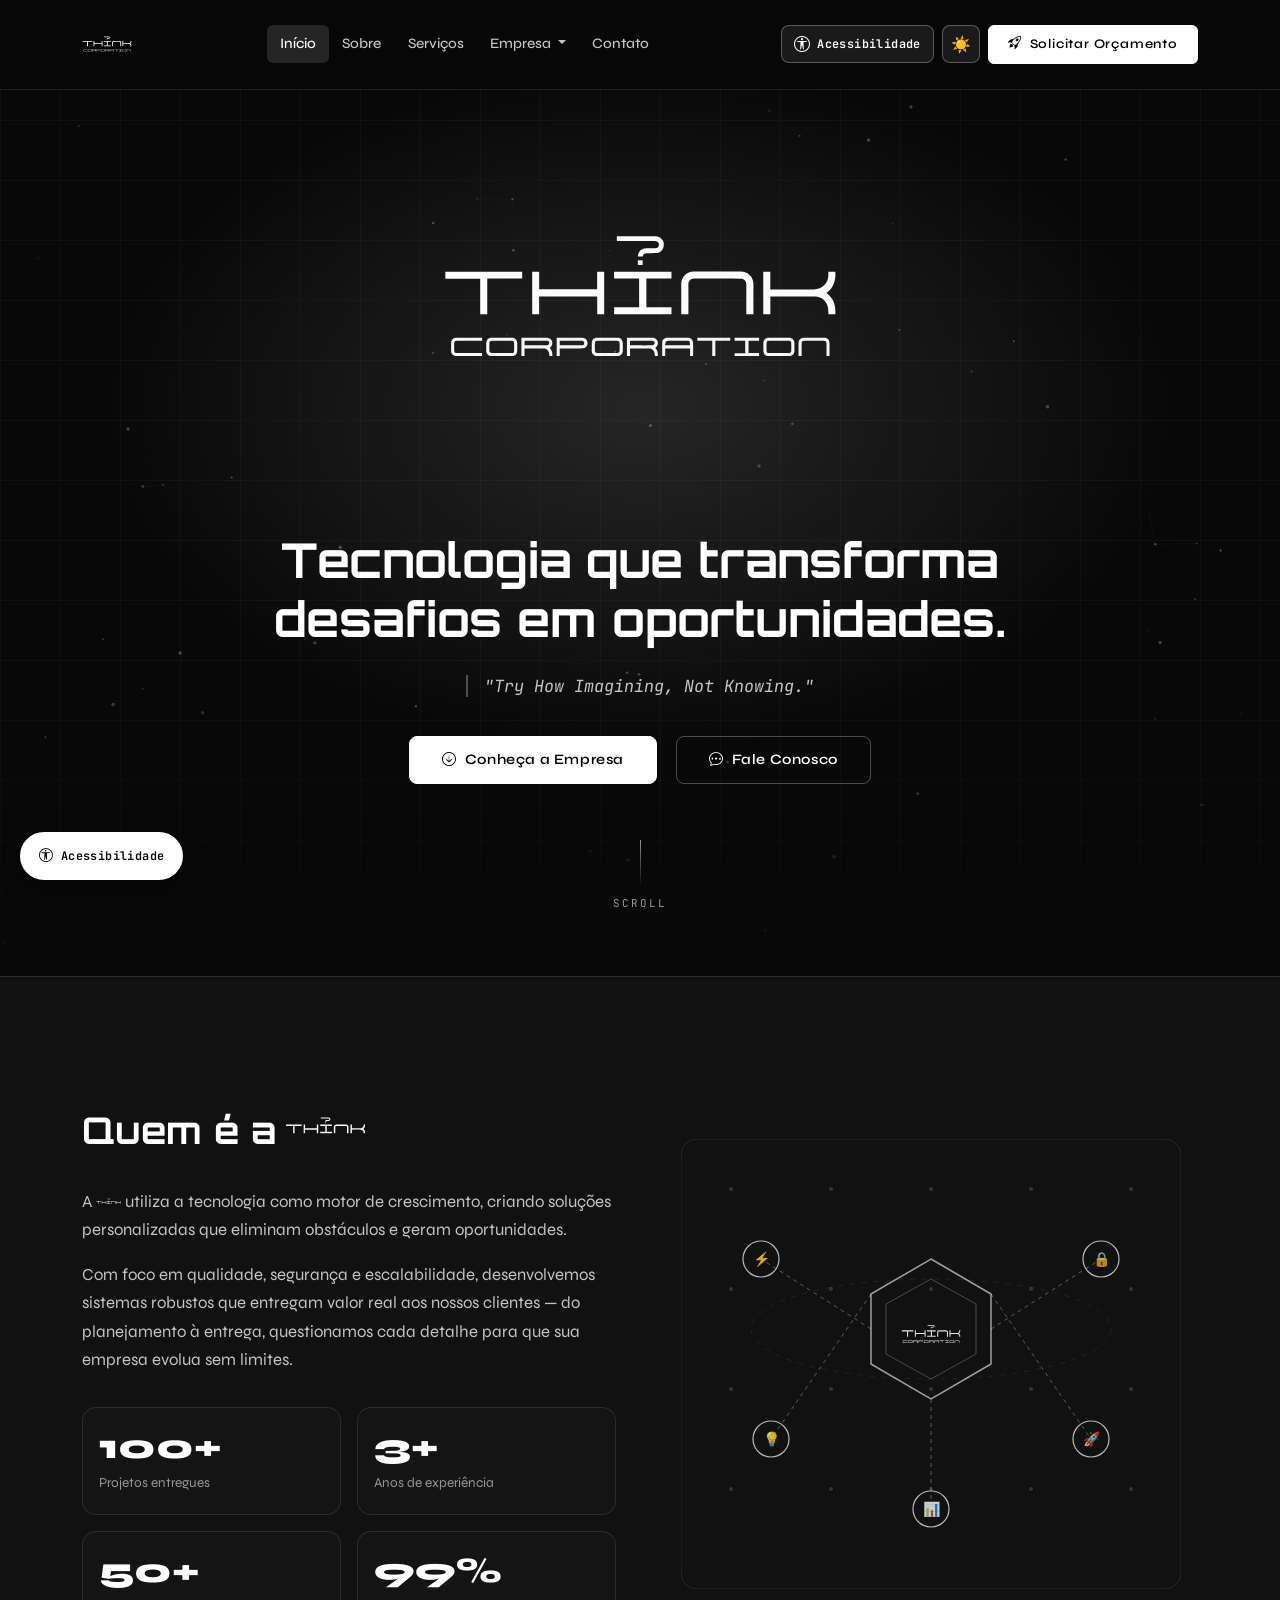
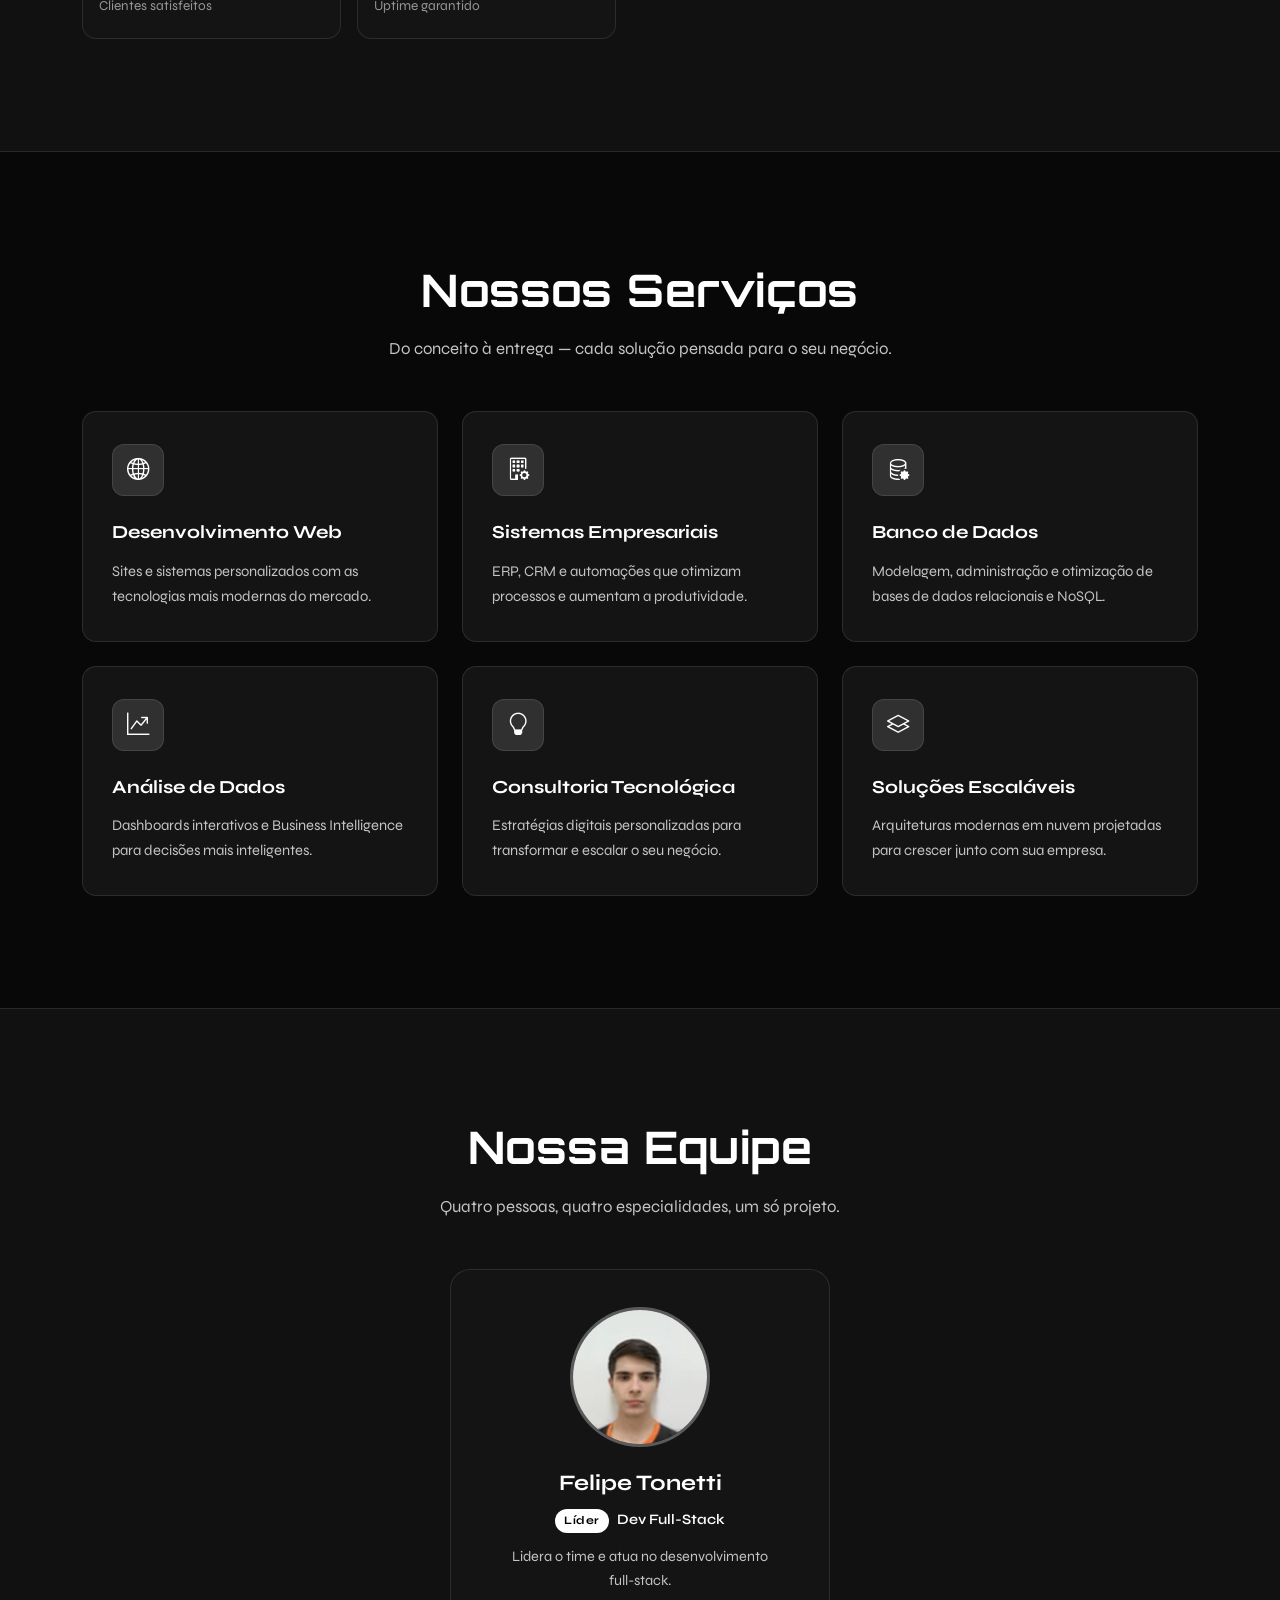
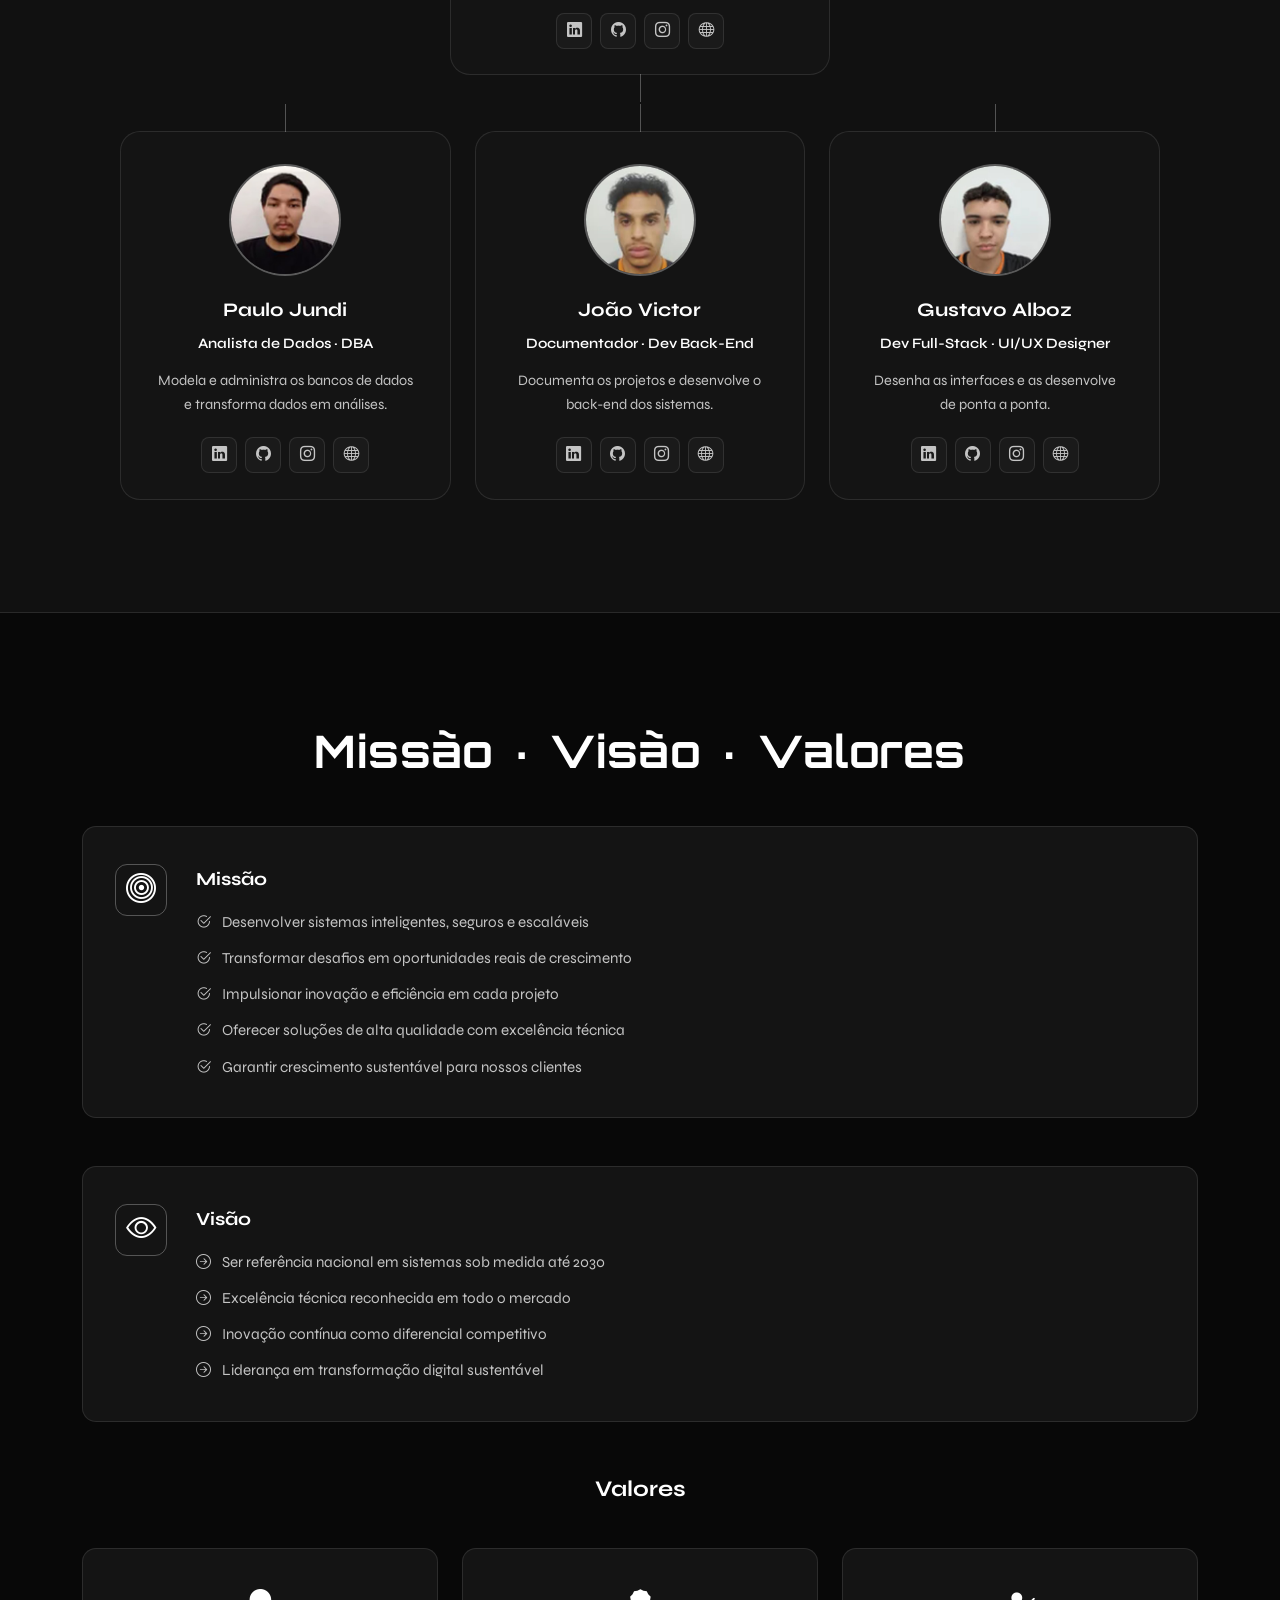
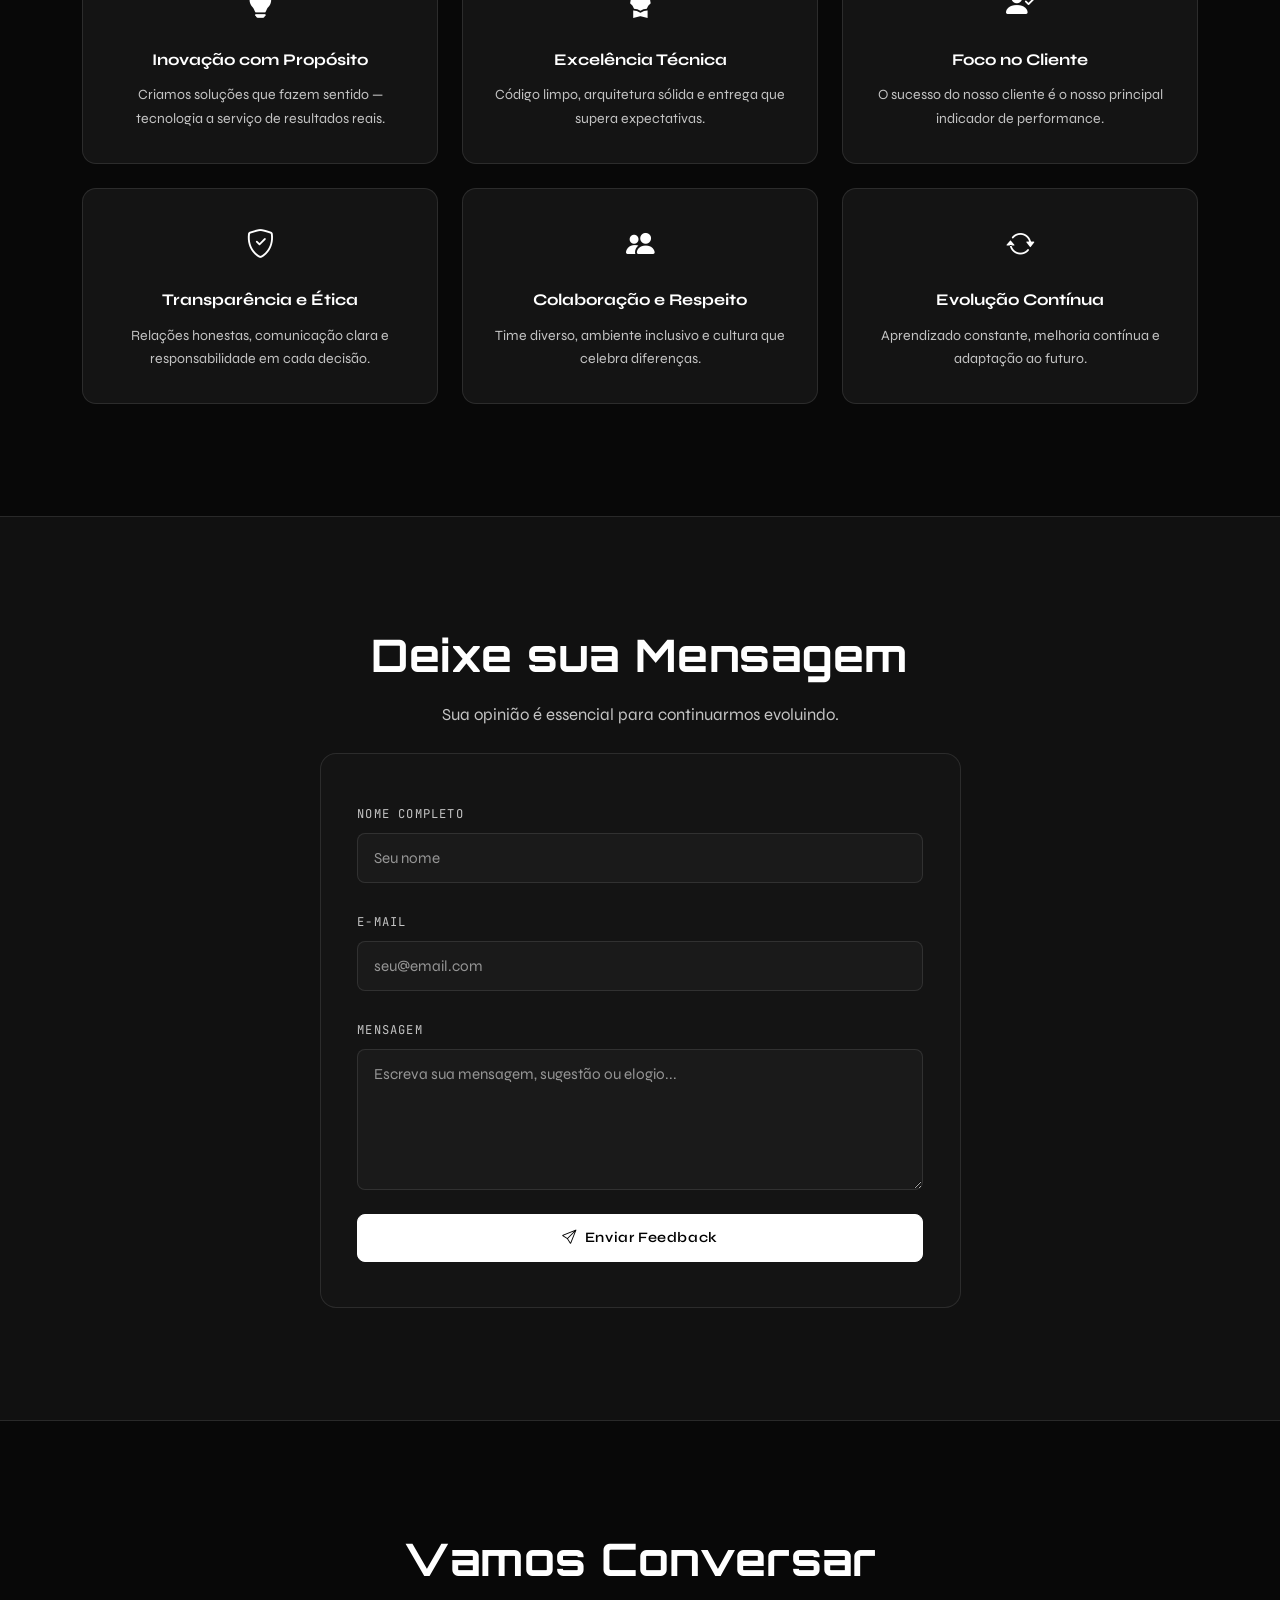
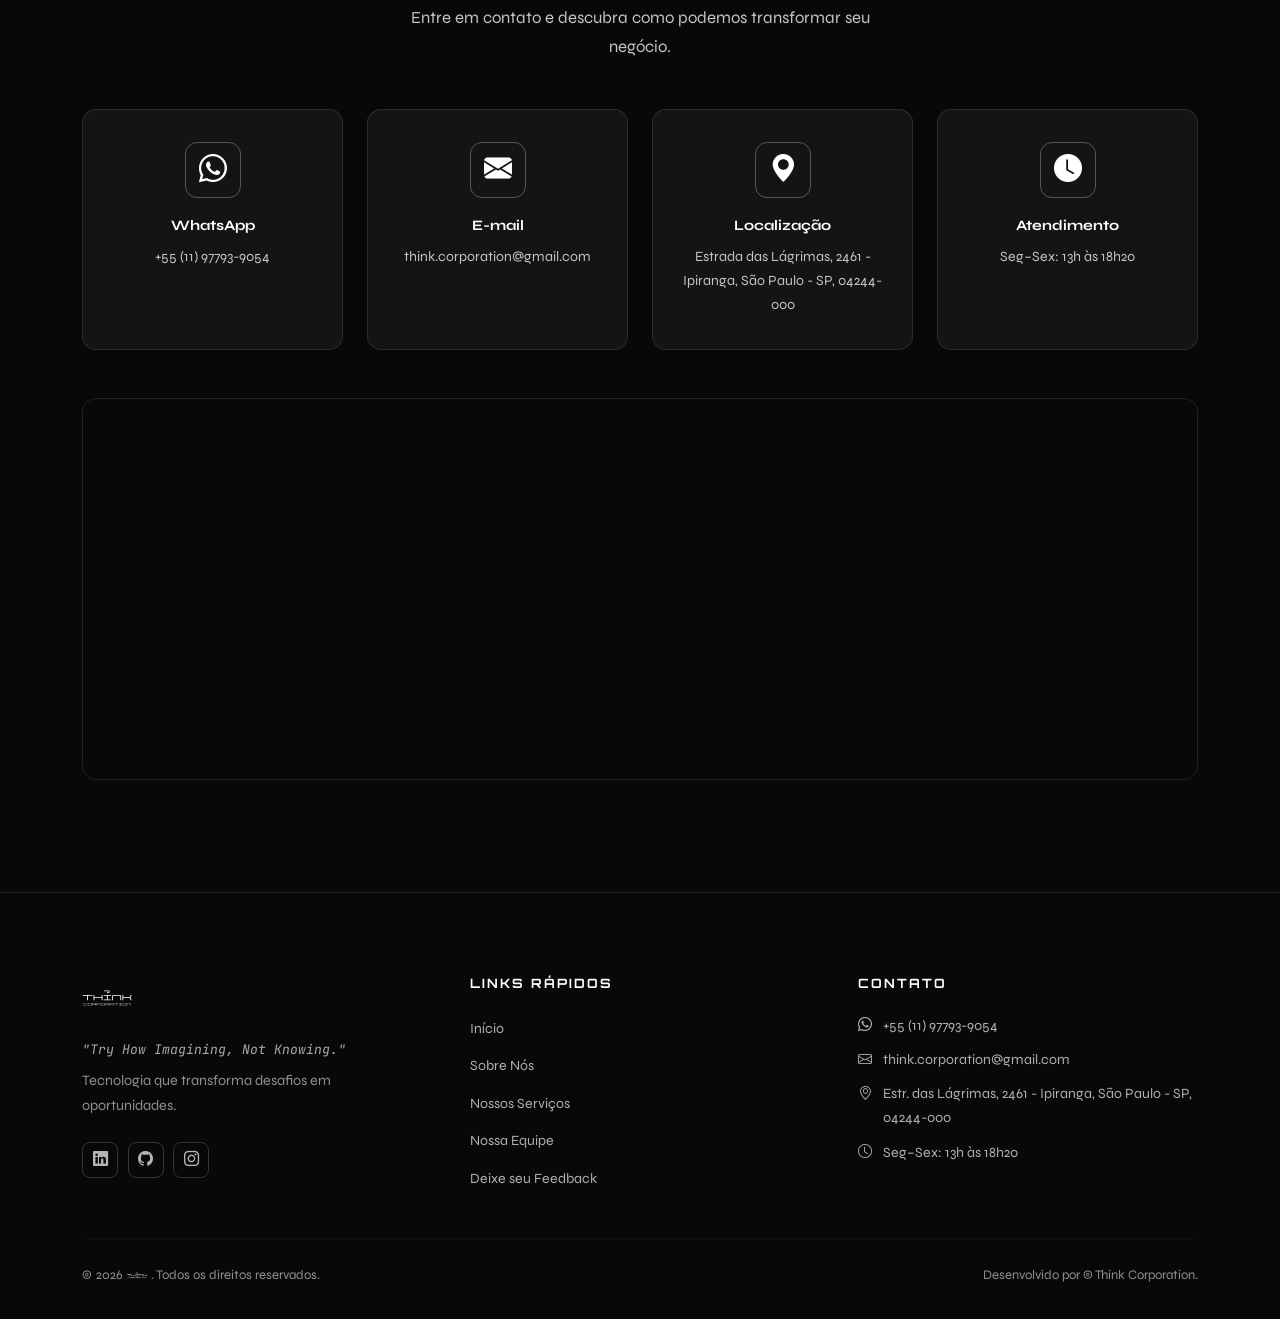
<file: index.html>
<!DOCTYPE html>
<html lang="pt-BR" data-theme="dark" data-contrast="normal" data-colorblind="none" data-dyslexia="false" data-motion="auto">
<head>
  <meta charset="UTF-8" />
  <meta name="viewport" content="width=device-width, initial-scale=1.0" />
  <meta name="description" content="THINK Corporation – Tecnologia que transforma desafios em oportunidades. Desenvolvimento web, sistemas empresariais, análise de dados e consultoria tecnológica." />
  <meta name="keywords" content="THINK Corporation, desenvolvimento web, sistemas empresariais, ERP, CRM, banco de dados, análise de dados, consultoria tecnológica" />
  <meta name="author" content="THINK Corporation" />
  <meta name="robots" content="index, follow" />

  <meta property="og:title" content="THINK Corporation – Try How Imagining, Not Knowing." />
  <meta property="og:description" content="Tecnologia que transforma desafios em oportunidades. Soluções personalizadas, escaláveis e seguras." />
  <meta property="og:type" content="website" />
  <meta property="og:url" content="https://thinkcorporation.com.br" />
  <meta property="og:locale" content="pt_BR" />

  <meta name="twitter:card" content="summary" />
  <meta name="twitter:title" content="THINK Corporation" />
  <meta name="twitter:description" content="Try How Imagining, Not Knowing." />

  <title>THINK Corporation – Tecnologia que Transforma</title>

  <link rel="icon" type="image/svg+xml" href="assets/img/think_b.svg" />

  <link href="https://cdn.jsdelivr.net/npm/bootstrap@5.3.3/dist/css/bootstrap.min.css" rel="stylesheet" />
  <link href="https://cdn.jsdelivr.net/npm/bootstrap-icons@1.11.3/font/bootstrap-icons.css" rel="stylesheet" />
  <link href="https://cdn.jsdelivr.net/npm/aos@2.3.4/dist/aos.css" rel="stylesheet" />
  <link href="https://fonts.googleapis.com/css2?family=Orbitron:wght@400;600;700;900&family=Syne:wght@400;500;600;700&family=JetBrains+Mono:wght@300;400;500&family=Atkinson+Hyperlegible:ital,wght@0,400;0,700;1,400&family=Lexend:wght@400;500;600;700&display=swap" rel="stylesheet" />

  <link rel="stylesheet" href="css/themes.css" />
  <link rel="stylesheet" href="css/style.css" />
  <link rel="stylesheet" href="css/responsive.css" />
  <link rel="manifest" href="manifest.json" />
</head>
<body>

  <!-- Filtros SVG ocultos para opções de daltonismo -->
  <svg width="0" height="0" style="position:absolute;visibility:hidden;" aria-hidden="true">
    <defs>
      <filter id="cb-protanopia">
        <feColorMatrix type="matrix" values="0.567 0.433 0 0 0  0.558 0.442 0 0 0  0 0.242 0.758 0 0  0 0 0 1 0" />
      </filter>
      <filter id="cb-deuteranopia">
        <feColorMatrix type="matrix" values="0.625 0.375 0 0 0  0.700 0.300 0 0 0  0 0.300 0.700 0 0  0 0 0 1 0" />
      </filter>
      <filter id="cb-tritanopia">
        <feColorMatrix type="matrix" values="0.950 0.050 0 0 0  0 0.433 0.567 0 0  0 0.475 0.525 0 0  0 0 0 1 0" />
      </filter>
      <filter id="cb-achromatopsia">
        <feColorMatrix type="matrix" values="0.299 0.587 0.114 0 0  0.299 0.587 0.114 0 0  0.299 0.587 0.114 0 0  0 0 0 1 0" />
      </filter>
    </defs>
  </svg>

  <div id="a11y-page-root">
    <div id="header-placeholder"></div>

    <section id="home" class="hero-section">
      <canvas id="particles-canvas"></canvas>
      <div class="hero-grid-overlay"></div>

      <div class="container hero-content">
        <div class="row align-items-center justify-content-center text-center">
          <div class="col-lg-10">

            <div class="hero-logo" data-aos="fade-down" data-aos-duration="800">
              <img src="assets/img/thinkc_b.svg" alt="THINK Corporation" class="img-fluid theme-light-only" style="max-width: min(400px, 80vw);" />
              <img src="assets/img/thinkc_w.svg" alt="THINK Corporation" class="img-fluid theme-dark-only" style="max-width: min(400px, 80vw);" />
            </div>

            <h1 class="hero-title" data-aos="fade-up" data-aos-delay="200" data-aos-duration="900">
              Tecnologia que <span class="accent-text">transforma</span><br/>desafios em oportunidades.
            </h1>

            <p class="hero-slogan" data-aos="fade-up" data-aos-delay="400" data-aos-duration="800">
              <span class="slogan-quote">"Try How Imagining, Not Knowing."</span>
            </p>

            <div class="hero-buttons" data-aos="fade-up" data-aos-delay="600">
              <a href="#sobre" class="btn btn-think-primary me-3">
                <i class="bi bi-arrow-down-circle me-2"></i>Conheça a Empresa
              </a>
              <a href="#contato" class="btn btn-think-outline">
                <i class="bi bi-chat-dots me-2"></i>Fale Conosco
              </a>
            </div>

            <div class="scroll-indicator" data-aos="fade-up" data-aos-delay="900">
              <div class="scroll-line"></div>
              <span>scroll</span>
            </div>

          </div>
        </div>
      </div>
    </section>

    <section id="sobre" class="section-sobre py-6">
      <div class="container">
        <div class="row align-items-center g-5">

          <div class="col-lg-6" data-aos="fade-right" data-aos-duration="800">
            <h2 class="section-title d-flex align-items-center flex-wrap gap-2">
              Quem é a
              <img src="assets/img/think_b.svg" alt="THINK" class="theme-light-only inline-logo-title" />
              <img src="assets/img/think_w.svg" alt="THINK" class="theme-dark-only inline-logo-title" />
            </h2>

            <p class="section-body">
              A
              <img src="assets/img/think_b.svg" alt="THINK Corporation" class="theme-light-only" style="height: 1.5em; vertical-align: middle;" />
              <img src="assets/img/think_w.svg" alt="THINK Corporation" class="theme-dark-only" style="height: 1.5em; vertical-align: middle;" />
              utiliza a tecnologia como motor de crescimento, criando soluções personalizadas que eliminam obstáculos e geram oportunidades.
            </p>

            <p class="section-body">
              Com foco em qualidade, segurança e escalabilidade, desenvolvemos sistemas robustos que entregam valor real aos nossos clientes — do planejamento à entrega, questionamos cada detalhe para que sua empresa evolua sem limites.
            </p>

            <div class="row g-3 mt-3">
              <div class="col-6" data-aos="zoom-in" data-aos-delay="100">
                <div class="stat-card">
                  <span class="stat-number">100<span class="accent-text">+</span></span>
                  <span class="stat-label">Projetos entregues</span>
                </div>
              </div>
              <div class="col-6" data-aos="zoom-in" data-aos-delay="200">
                <div class="stat-card">
                  <span class="stat-number">3<span class="accent-text">+</span></span>
                  <span class="stat-label">Anos de experiência</span>
                </div>
              </div>
              <div class="col-6" data-aos="zoom-in" data-aos-delay="300">
                <div class="stat-card">
                  <span class="stat-number">50<span class="accent-text">+</span></span>
                  <span class="stat-label">Clientes satisfeitos</span>
                </div>
              </div>
              <div class="col-6" data-aos="zoom-in" data-aos-delay="400">
                <div class="stat-card">
                  <span class="stat-number">99<span class="accent-text">%</span></span>
                  <span class="stat-label">Uptime garantido</span>
                </div>
              </div>
            </div>
          </div>

          <div class="col-lg-6" data-aos="fade-left" data-aos-duration="800">
            <div class="about-visual">
              <div class="tech-graphic">
                <svg viewBox="0 0 500 450" xmlns="http://www.w3.org/2000/svg" class="tech-svg">
                  <rect width="500" height="450" rx="16" fill="none" stroke="currentColor" stroke-width="0.5" opacity="0.2"/>
                  <g opacity="0.15">
                    <circle cx="50" cy="50" r="2" fill="currentColor"/><circle cx="150" cy="50" r="2" fill="currentColor"/>
                    <circle cx="250" cy="50" r="2" fill="currentColor"/><circle cx="350" cy="50" r="2" fill="currentColor"/>
                    <circle cx="450" cy="50" r="2" fill="currentColor"/>
                    <circle cx="50" cy="150" r="2" fill="currentColor"/><circle cx="150" cy="150" r="2" fill="currentColor"/>
                    <circle cx="250" cy="150" r="2" fill="currentColor"/><circle cx="350" cy="150" r="2" fill="currentColor"/>
                    <circle cx="450" cy="150" r="2" fill="currentColor"/>
                    <circle cx="50" cy="250" r="2" fill="currentColor"/><circle cx="150" cy="250" r="2" fill="currentColor"/>
                    <circle cx="250" cy="250" r="2" fill="currentColor"/><circle cx="350" cy="250" r="2" fill="currentColor"/>
                    <circle cx="450" cy="250" r="2" fill="currentColor"/>
                    <circle cx="50" cy="350" r="2" fill="currentColor"/><circle cx="150" cy="350" r="2" fill="currentColor"/>
                    <circle cx="250" cy="350" r="2" fill="currentColor"/><circle cx="350" cy="350" r="2" fill="currentColor"/>
                    <circle cx="450" cy="350" r="2" fill="currentColor"/>
                  </g>
                  <polygon points="250,120 310,155 310,225 250,260 190,225 190,155" fill="none" stroke="currentColor" stroke-width="1.5" opacity="0.6"/>
                  <polygon points="250,140 295,165 295,215 250,240 205,215 205,165" fill="none" stroke="currentColor" stroke-width="0.8" opacity="0.3"/>

                  <image href="assets/img/thinkc_b.svg" x="160" y="165" width="180" height="60" class="theme-light-only" opacity="0.9" />
                  <image href="assets/img/thinkc_w.svg" x="160" y="165" width="180" height="60" class="theme-dark-only" opacity="0.9" />

                  <line x1="190" y1="190" x2="80" y2="120" stroke="currentColor" stroke-width="0.8" opacity="0.4" stroke-dasharray="4,4"/>
                  <line x1="310" y1="190" x2="420" y2="120" stroke="currentColor" stroke-width="0.8" opacity="0.4" stroke-dasharray="4,4"/>
                  <line x1="250" y1="260" x2="250" y2="360" stroke="currentColor" stroke-width="0.8" opacity="0.4" stroke-dasharray="4,4"/>
                  <line x1="190" y1="155" x2="90" y2="300" stroke="currentColor" stroke-width="0.8" opacity="0.4" stroke-dasharray="4,4"/>
                  <line x1="310" y1="155" x2="410" y2="300" stroke="currentColor" stroke-width="0.8" opacity="0.4" stroke-dasharray="4,4"/>
                  <circle cx="80" cy="120" r="18" fill="none" stroke="currentColor" stroke-width="1.2" opacity="0.7"/>
                  <text x="80" y="125" text-anchor="middle" font-size="14" fill="currentColor" opacity="0.8">⚡</text>
                  <circle cx="420" cy="120" r="18" fill="none" stroke="currentColor" stroke-width="1.2" opacity="0.7"/>
                  <text x="420" y="125" text-anchor="middle" font-size="14" fill="currentColor" opacity="0.8">🔒</text>
                  <circle cx="250" cy="370" r="18" fill="none" stroke="currentColor" stroke-width="1.2" opacity="0.7"/>
                  <text x="250" y="375" text-anchor="middle" font-size="14" fill="currentColor" opacity="0.8">📊</text>
                  <circle cx="90" cy="300" r="18" fill="none" stroke="currentColor" stroke-width="1.2" opacity="0.7"/>
                  <text x="90" y="305" text-anchor="middle" font-size="14" fill="currentColor" opacity="0.8">💡</text>
                  <circle cx="410" cy="300" r="18" fill="none" stroke="currentColor" stroke-width="1.2" opacity="0.7"/>
                  <text x="410" y="305" text-anchor="middle" font-size="14" fill="currentColor" opacity="0.8">🚀</text>
                  <ellipse cx="250" cy="190" rx="180" ry="50" fill="none" stroke="currentColor" stroke-width="0.5" opacity="0.15" stroke-dasharray="6,6"/>
                </svg>
              </div>
            </div>
          </div>

        </div>
      </div>
    </section>

    <section id="servicos" class="section-servicos py-6">
      <div class="container">
        <div class="text-center mb-5" data-aos="fade-up">
          <h2 class="section-title">Nossos <span class="accent-text">Serviços</span></h2>
          <p class="section-subtitle">Do conceito à entrega — cada solução pensada para o seu negócio.</p>
        </div>

        <div class="row g-4">
          <div class="col-md-6 col-lg-4" data-aos="fade-up" data-aos-delay="0">
            <div class="service-card">
              <div class="service-icon-wrap"><i class="bi bi-globe2"></i></div>
              <h3 class="service-title">Desenvolvimento Web</h3>
              <p class="service-desc">Sites e sistemas personalizados com as tecnologias mais modernas do mercado.</p>
            </div>
          </div>
          <div class="col-md-6 col-lg-4" data-aos="fade-up" data-aos-delay="80">
            <div class="service-card">
              <div class="service-icon-wrap"><i class="bi bi-building-gear"></i></div>
              <h3 class="service-title">Sistemas Empresariais</h3>
              <p class="service-desc">ERP, CRM e automações que otimizam processos e aumentam a produtividade.</p>
            </div>
          </div>
          <div class="col-md-6 col-lg-4" data-aos="fade-up" data-aos-delay="160">
            <div class="service-card">
              <div class="service-icon-wrap"><i class="bi bi-database-gear"></i></div>
              <h3 class="service-title">Banco de Dados</h3>
              <p class="service-desc">Modelagem, administração e otimização de bases de dados relacionais e NoSQL.</p>
            </div>
          </div>
          <div class="col-md-6 col-lg-4" data-aos="fade-up" data-aos-delay="240">
            <div class="service-card">
              <div class="service-icon-wrap"><i class="bi bi-graph-up-arrow"></i></div>
              <h3 class="service-title">Análise de Dados</h3>
              <p class="service-desc">Dashboards interativos e Business Intelligence para decisões mais inteligentes.</p>
            </div>
          </div>
          <div class="col-md-6 col-lg-4" data-aos="fade-up" data-aos-delay="320">
            <div class="service-card">
              <div class="service-icon-wrap"><i class="bi bi-lightbulb"></i></div>
              <h3 class="service-title">Consultoria Tecnológica</h3>
              <p class="service-desc">Estratégias digitais personalizadas para transformar e escalar o seu negócio.</p>
            </div>
          </div>
          <div class="col-md-6 col-lg-4" data-aos="fade-up" data-aos-delay="400">
            <div class="service-card">
              <div class="service-icon-wrap"><i class="bi bi-layers"></i></div>
              <h3 class="service-title">Soluções Escaláveis</h3>
              <p class="service-desc">Arquiteturas modernas em nuvem projetadas para crescer junto com sua empresa.</p>
            </div>
          </div>
        </div>
      </div>
    </section>

    <!-- =====================================================================
         SEÇÃO EQUIPE:
         Para adicionar um novo membro, duplique um <article class="member">.
         Para remover uma rede social de um membro, apague apenas o <a> desejado.
    ===================================================================== -->
    <section id="equipe" class="section-equipe py-6">
      <div class="container">
        <div class="text-center mb-5" data-aos="fade-up">
          <h2 class="section-title">Nossa Equipe</h2>
          <p class="section-subtitle">Quatro pessoas, quatro especialidades, um só projeto.</p>
        </div>

        <div class="org">
          <!-- [MEMBRO 1 - FELIPE TONETTI]: Atualize os href="#" com os URLs oficiais do membro -->
          <article class="member member-lead" data-aos="fade-up">
            <img class="member-photo" src="assets/img/team/felipe.jpg" alt="Foto de Felipe Tonetti" width="160" height="160" />
            <h3 class="member-name">Felipe Tonetti</h3>
            <p class="member-role"><span class="member-badge">Líder</span> Dev Full-Stack</p>
            <p class="member-bio">Lidera o time e atua no desenvolvimento full-stack.</p>
            <div class="team-socials">
              <!-- [MEMBRO 1 - FELIPE TONETTI]: SUBSTITUA O '#' ABAIXO PELO LINK DO LINKEDIN -->
              <a href="#" target="_blank" rel="noopener" class="social-link" aria-label="LinkedIn de Felipe Tonetti"><i class="bi bi-linkedin"></i></a>
              <!-- [MEMBRO 1 - FELIPE TONETTI]: SUBSTITUA O '#' ABAIXO PELO LINK DO GITHUB -->
              <a href="#" target="_blank" rel="noopener" class="social-link" aria-label="GitHub de Felipe Tonetti"><i class="bi bi-github"></i></a>
              <a href="https://instagram.com/flptonetti" target="_blank" rel="noopener" class="social-link" aria-label="Instagram de Felipe Tonetti"><i class="bi bi-instagram"></i></a>
              <!-- [MEMBRO 1 - FELIPE TONETTI]: SUBSTITUA O '#' ABAIXO PELO LINK DO PORTFÓLIO/SITE -->
              <a href="#" target="_blank" rel="noopener" class="social-link" aria-label="Portfólio de Felipe Tonetti"><i class="bi bi-globe"></i></a>
            </div>
          </article>

          <div class="org-row">
            <!-- [MEMBRO 2 - PAULO JUNDI]: Atualize os href="#" com os URLs oficiais do membro -->
            <article class="member" data-aos="fade-up" data-aos-delay="100">
              <img class="member-photo" src="assets/img/team/paulo.jpg" alt="Foto de Paulo Jundi" width="128" height="128" loading="lazy" />
              <h3 class="member-name">Paulo Jundi</h3>
              <p class="member-role">Analista de Dados · DBA</p>
              <p class="member-bio">Modela e administra os bancos de dados e transforma dados em análises.</p>
              <div class="team-socials">
                <a href="https://www.linkedin.com/in/opaulojundi/" target="_blank" rel="noopener" class="social-link" aria-label="LinkedIn de Paulo Jundi"><i class="bi bi-linkedin"></i></a>
                <a href="https://github.com/opaulojundi" target="_blank" rel="noopener" class="social-link" aria-label="GitHub de Paulo Jundi"><i class="bi bi-github"></i></a>
                <a href="https://instagram.com/0paulojundi" target="_blank" rel="noopener" class="social-link" aria-label="Instagram de Paulo Jundi"><i class="bi bi-instagram"></i></a>
                <!-- [MEMBRO 2 - PAULO JUNDI]: SUBSTITUA O '#' ABAIXO PELO LINK DO PORTFÓLIO/SITE -->
                <a href="#" target="_blank" rel="noopener" class="social-link" aria-label="Portfólio de Paulo Jundi"><i class="bi bi-globe"></i></a>
              </div>
            </article>

            <!-- [MEMBRO 3 - JOÃO VICTOR]: SUBSTITUA OS '#' ABAIXO PELOS LINKS REAIS DE JOÃO VICTOR -->
            <article class="member" data-aos="fade-up" data-aos-delay="200">
              <img class="member-photo" src="assets/img/team/joao.jpg" alt="Foto de João Victor" width="128" height="128" loading="lazy" />
              <h3 class="member-name">João Victor</h3>
              <p class="member-role">Documentador · Dev Back-End</p>
              <p class="member-bio">Documenta os projetos e desenvolve o back-end dos sistemas.</p>
              <div class="team-socials">
                <!-- [MEMBRO 3 - JOÃO VICTOR]: SUBSTITUA O '#' ABAIXO PELO LINK DO LINKEDIN -->
                <a href="#" target="_blank" rel="noopener" class="social-link" aria-label="LinkedIn de João Victor"><i class="bi bi-linkedin"></i></a>
                <!-- [MEMBRO 3 - JOÃO VICTOR]: SUBSTITUA O '#' ABAIXO PELO LINK DO GITHUB -->
                <a href="#" target="_blank" rel="noopener" class="social-link" aria-label="GitHub de João Victor"><i class="bi bi-github"></i></a>
                <!-- [MEMBRO 3 - JOÃO VICTOR]: SUBSTITUA O '#' ABAIXO PELO LINK DO INSTAGRAM -->
                <a href="#" target="_blank" rel="noopener" class="social-link" aria-label="Instagram de João Victor"><i class="bi bi-instagram"></i></a>
                <!-- [MEMBRO 3 - JOÃO VICTOR]: SUBSTITUA O '#' ABAIXO PELO LINK DO PORTFÓLIO/SITE -->
                <a href="#" target="_blank" rel="noopener" class="social-link" aria-label="Portfólio de João Victor"><i class="bi bi-globe"></i></a>
              </div>
            </article>

            <!-- [MEMBRO 4 - GUSTAVO ALBOZ]: Atualize os href="#" com os URLs oficiais do membro -->
            <article class="member" data-aos="fade-up" data-aos-delay="300">
              <img class="member-photo" src="assets/img/team/gustavo.jpg" alt="Foto de Gustavo Alboz" width="128" height="128" loading="lazy" />
              <h3 class="member-name">Gustavo Alboz</h3>
              <p class="member-role">Dev Full-Stack · UI/UX Designer</p>
              <p class="member-bio">Desenha as interfaces e as desenvolve de ponta a ponta.</p>
              <div class="team-socials">
                <a href="https://www.linkedin.com/in/gustavo-ferreira-alboz-a94721279/" target="_blank" rel="noopener" class="social-link" aria-label="LinkedIn de Gustavo Alboz"><i class="bi bi-linkedin"></i></a>
                <a href="https://github.com/gustavoalboz" target="_blank" rel="noopener" class="social-link" aria-label="GitHub de Gustavo Alboz"><i class="bi bi-github"></i></a>
                <a href="https://instagram.com/guester14" target="_blank" rel="noopener" class="social-link" aria-label="Instagram de Gustavo Alboz"><i class="bi bi-instagram"></i></a>
                <!-- [MEMBRO 4 - GUSTAVO ALBOZ]: SUBSTITUA O '#' ABAIXO PELO LINK DO PORTFÓLIO/SITE -->
                <a href="#" target="_blank" rel="noopener" class="social-link" aria-label="Portfólio de Gustavo Alboz"><i class="bi bi-globe"></i></a>
              </div>
            </article>
          </div>
        </div>
      </div>
    </section>

    <section id="missao" class="section-mvv py-6">
      <div class="container">
        <div class="text-center mb-5" data-aos="fade-up">
          <h2 class="section-title">Missão · Visão · <span class="accent-text">Valores</span></h2>
        </div>

        <div class="row mb-5">
          <div class="col-12" data-aos="fade-up">
            <div class="mvv-block mvv-missao">
              <div class="mvv-icon"><i class="bi bi-bullseye"></i></div>
              <div class="mvv-content">
                <h3 class="mvv-title">Missão</h3>
                <ul class="mvv-list">
                  <li><i class="bi bi-check2-circle"></i> Desenvolver sistemas inteligentes, seguros e escaláveis</li>
                  <li><i class="bi bi-check2-circle"></i> Transformar desafios em oportunidades reais de crescimento</li>
                  <li><i class="bi bi-check2-circle"></i> Impulsionar inovação e eficiência em cada projeto</li>
                  <li><i class="bi bi-check2-circle"></i> Oferecer soluções de alta qualidade com excelência técnica</li>
                  <li><i class="bi bi-check2-circle"></i> Garantir crescimento sustentável para nossos clientes</li>
                </ul>
              </div>
            </div>
          </div>
        </div>

        <div class="row mb-5">
          <div class="col-12" data-aos="fade-up">
            <div class="mvv-block mvv-visao">
              <div class="mvv-icon"><i class="bi bi-eye"></i></div>
              <div class="mvv-content">
                <h3 class="mvv-title">Visão</h3>
                <ul class="mvv-list">
                  <li><i class="bi bi-arrow-right-circle"></i> Ser referência nacional em sistemas sob medida até 2030</li>
                  <li><i class="bi bi-arrow-right-circle"></i> Excelência técnica reconhecida em todo o mercado</li>
                  <li><i class="bi bi-arrow-right-circle"></i> Inovação contínua como diferencial competitivo</li>
                  <li><i class="bi bi-arrow-right-circle"></i> Liderança em transformação digital sustentável</li>
                </ul>
              </div>
            </div>
          </div>
        </div>

        <div class="row g-4" id="valores">
          <div class="col-12 text-center mb-2" data-aos="fade-up">
            <h3 class="mvv-section-title">Valores</h3>
          </div>
          <div class="col-sm-6 col-lg-4" data-aos="zoom-in" data-aos-delay="0">
            <div class="value-card">
              <div class="value-icon"><i class="bi bi-lightbulb-fill"></i></div>
              <h4 class="value-name">Inovação com Propósito</h4>
              <p class="value-desc">Criamos soluções que fazem sentido — tecnologia a serviço de resultados reais.</p>
            </div>
          </div>
          <div class="col-sm-6 col-lg-4" data-aos="zoom-in" data-aos-delay="80">
            <div class="value-card">
              <div class="value-icon"><i class="bi bi-award-fill"></i></div>
              <h4 class="value-name">Excelência Técnica</h4>
              <p class="value-desc">Código limpo, arquitetura sólida e entrega que supera expectativas.</p>
            </div>
          </div>
          <div class="col-sm-6 col-lg-4" data-aos="zoom-in" data-aos-delay="160">
            <div class="value-card">
              <div class="value-icon"><i class="bi bi-person-check-fill"></i></div>
              <h4 class="value-name">Foco no Cliente</h4>
              <p class="value-desc">O sucesso do nosso cliente é o nosso principal indicador de performance.</p>
            </div>
          </div>
          <div class="col-sm-6 col-lg-4" data-aos="zoom-in" data-aos-delay="240">
            <div class="value-card">
              <div class="value-icon"><i class="bi bi-shield-check"></i></div>
              <h4 class="value-name">Transparência e Ética</h4>
              <p class="value-desc">Relações honestas, comunicação clara e responsabilidade em cada decisão.</p>
            </div>
          </div>
          <div class="col-sm-6 col-lg-4" data-aos="zoom-in" data-aos-delay="320">
            <div class="value-card">
              <div class="value-icon"><i class="bi bi-people-fill"></i></div>
              <h4 class="value-name">Colaboração e Respeito</h4>
              <p class="value-desc">Time diverso, ambiente inclusivo e cultura que celebra diferenças.</p>
            </div>
          </div>
          <div class="col-sm-6 col-lg-4" data-aos="zoom-in" data-aos-delay="400">
            <div class="value-card">
              <div class="value-icon"><i class="bi bi-arrow-repeat"></i></div>
              <h4 class="value-name">Evolução Contínua</h4>
              <p class="value-desc">Aprendizado constante, melhoria contínua e adaptação ao futuro.</p>
            </div>
          </div>
        </div>
      </div>
    </section>

    <section id="feedback" class="section-feedback py-6">
      <div class="container">
        <div class="row justify-content-center">
          <div class="col-lg-8 text-center" data-aos="fade-up">
            <h2 class="section-title">Deixe sua <span class="accent-text">Mensagem</span></h2>
            <p class="section-subtitle">Sua opinião é essencial para continuarmos evoluindo.</p>
          </div>
        </div>

        <div class="row justify-content-center mt-4">
          <div class="col-lg-7" data-aos="fade-up" data-aos-delay="100">
            <div class="feedback-form-wrap">
              <div id="feedbackForm">
                <div class="mb-4">
                  <label for="feedbackNome" class="form-label think-label">Nome completo</label>
                  <input type="text" class="form-control think-input" id="feedbackNome" placeholder="Seu nome" required />
                </div>
                <div class="mb-4">
                  <label for="feedbackEmail" class="form-label think-label">E-mail</label>
                  <input type="email" class="form-control think-input" id="feedbackEmail" placeholder="seu@email.com" required />
                </div>
                <div class="mb-4">
                  <label for="feedbackMensagem" class="form-label think-label">Mensagem</label>
                  <textarea class="form-control think-input" id="feedbackMensagem" rows="5" placeholder="Escreva sua mensagem, sugestão ou elogio..." required></textarea>
                </div>
                <button type="button" class="btn btn-think-primary w-100" id="btnEnviarFeedback">
                  <span id="feedbackBtnText"><i class="bi bi-send me-2"></i>Enviar Feedback</span>
                  <span id="feedbackBtnLoading" class="d-none">
                    <span class="spinner-border spinner-border-sm me-2" role="status"></span>Enviando...
                  </span>
                </button>
              </div>
            </div>
          </div>
        </div>
      </div>

      <div class="toast-container position-fixed bottom-0 end-0 p-3" style="z-index:9999">
        <div id="feedbackToast" class="toast think-toast" role="alert" aria-live="assertive" aria-atomic="true">
          <div class="toast-header">
            <i class="bi bi-check-circle-fill text-success me-2"></i>
            <strong class="me-auto">
              <img src="assets/img/thinkc_b.svg" alt="THINK Corporation" class="theme-light-only" style="height: 1.2em; vertical-align: middle;" />
              <img src="assets/img/thinkc_w.svg" alt="THINK Corporation" class="theme-dark-only" style="height: 1.2em; vertical-align: middle;" />
            </strong>
            <button type="button" class="btn-close" data-bs-dismiss="toast" aria-label="Fechar"></button>
          </div>
          <div class="toast-body" id="toastMessage">
            Feedback enviado com sucesso. Obrigado! 🚀
          </div>
        </div>
      </div>
    </section>

    <section id="contato" class="section-contato py-6">
      <div class="container">
        <div class="text-center mb-5" data-aos="fade-up">
          <h2 class="section-title">Vamos <span class="accent-text">Conversar</span></h2>
          <p class="section-subtitle">Entre em contato e descubra como podemos transformar seu negócio.</p>
        </div>

        <div class="row g-4 mb-5">
          <div class="col-sm-6 col-lg-3" data-aos="fade-up" data-aos-delay="0">
            <a href="https://wa.me/5511977939054" target="_blank" rel="noopener" class="contact-card">
              <div class="contact-icon"><i class="bi bi-whatsapp"></i></div>
              <h4 class="contact-label">WhatsApp</h4>
              <p class="contact-value">+55 (11) 97793-9054</p>
            </a>
          </div>
          <div class="col-sm-6 col-lg-3" data-aos="fade-up" data-aos-delay="100">
            <a href="mailto:think.corporation@gmail.com" class="contact-card">
              <div class="contact-icon"><i class="bi bi-envelope-fill"></i></div>
              <h4 class="contact-label">E-mail</h4>
              <p class="contact-value">think.corporation@gmail.com</p>
            </a>
          </div>
          <div class="col-sm-6 col-lg-3" data-aos="fade-up" data-aos-delay="200">
            <div class="contact-card">
              <div class="contact-icon"><i class="bi bi-geo-alt-fill"></i></div>
              <h4 class="contact-label">Localização</h4>
              <p class="contact-value">Estrada das Lágrimas, 2461 - Ipiranga, São Paulo - SP, 04244-000</p>
            </div>
          </div>
          <div class="col-sm-6 col-lg-3" data-aos="fade-up" data-aos-delay="300">
            <div class="contact-card">
              <div class="contact-icon"><i class="bi bi-clock-fill"></i></div>
              <h4 class="contact-label">Atendimento</h4>
              <p class="contact-value">Seg–Sex: 13h às 18h20</p>
            </div>
          </div>
        </div>

        <div class="row" data-aos="fade-up">
          <div class="col-12">
            <div class="map-container">
              <iframe
                src="https://www.google.com/maps/embed?pb=!1m18!1m12!1m3!1d3655.4911221274892!2d-46.594056125918904!3d-23.622576563841626!2m3!1f0!2f0!3f0!3m2!1i1024!2i768!4f13.1!3m3!1m2!1s0x94ce5c9dcc194ffb%3A0x97d7853934328d05!2sEtec%20de%20Heli%C3%B3polis!5e0!3m2!1spt-BR!2sbr!4v1780948893169!5m2!1spt-BR!2sbr"
                width="100%" height="380" style="border:0;" allowfullscreen=""
                loading="lazy" referrerpolicy="no-referrer-when-downgrade"
                title="Mapa de localização THINK Corporation"
              ></iframe>
            </div>
          </div>
        </div>
      </div>
    </section>

    <div id="footer-placeholder"></div>
  </div>

  <!-- Botão flutuante de acessibilidade -->
  <button
    type="button"
    id="a11yFloatingBtn"
    class="a11y-floating-btn"
    aria-expanded="false"
    aria-controls="a11yPanel"
    aria-label="Abrir painel de acessibilidade"
  >
    <i class="bi bi-universal-access-circle" aria-hidden="true"></i>
    <span class="a11y-btn-label">Acessibilidade</span>
  </button>

  <!-- Backdrop e Painel Completo de Acessibilidade -->
  <div id="a11yBackdrop" class="a11y-backdrop d-none" tabindex="-1"></div>
  <aside
    id="a11yPanel"
    class="a11y-drawer d-none"
    role="dialog"
    aria-modal="true"
    aria-labelledby="a11yPanelTitle"
  >
    <div class="a11y-drawer-header">
      <h2 id="a11yPanelTitle" class="a11y-drawer-title">
        <i class="bi bi-universal-access-circle me-2" aria-hidden="true"></i>Acessibilidade
      </h2>
      <button type="button" id="a11yCloseBtn" class="a11y-close-btn" aria-label="Fechar painel de acessibilidade">
        <i class="bi bi-x-lg" aria-hidden="true"></i>
      </button>
    </div>

    <!-- 1. Tema Claro / Escuro -->
    <div class="a11y-group">
      <span class="a11y-group-label">Tema visual</span>
      <button type="button" id="a11yLightThemeBtn" class="a11y-switch-btn" aria-pressed="false">
        Tema Claro (Alternar Claro / Escuro)
      </button>
    </div>

    <!-- 2. Alto Contraste -->
    <div class="a11y-group">
      <span class="a11y-group-label">Contraste</span>
      <button type="button" id="a11yContrastBtn" class="a11y-switch-btn" aria-pressed="false">
        Alto Contraste
      </button>
    </div>

    <!-- 3. Fonte para Dislexia -->
    <div class="a11y-group">
      <span class="a11y-group-label">Tipografia para dislexia</span>
      <button type="button" id="a11yDyslexiaBtn" class="a11y-switch-btn" aria-pressed="false">
        Fonte para Dislexia (Atkinson / Lexend)
      </button>
    </div>

    <!-- 4. Espaçamento entre linhas e entre letras -->
    <div class="a11y-group">
      <span class="a11y-group-label">Espaçamento de texto</span>
      <div class="a11y-range-row">
        <div class="a11y-range-top">
          <label for="a11yLineHeightRange">Espaçamento entre linhas</label>
          <span id="a11yLineHeightVal">1.0x</span>
        </div>
        <input type="range" id="a11yLineHeightRange" min="1" max="1.6" step="0.1" value="1" />
      </div>
      <div class="a11y-range-row">
        <div class="a11y-range-top">
          <label for="a11yLetterSpacingRange">Espaçamento entre letras</label>
          <span id="a11yLetterSpacingVal">0.0px</span>
        </div>
        <input type="range" id="a11yLetterSpacingRange" min="0" max="2.5" step="0.5" value="0" />
      </div>
    </div>

    <!-- 5. Daltonismo -->
    <div class="a11y-group">
      <label for="a11yColorblindSelect" class="a11y-group-label">Modo daltonismo</label>
      <select id="a11yColorblindSelect" class="a11y-select">
        <option value="none">Padrão</option>
        <option value="protanopia">Protanopia</option>
        <option value="deuteranopia">Deuteranopia</option>
        <option value="tritanopia">Tritanopia</option>
        <option value="achromatopsia">Acromatopsia (Escala de cinza)</option>
      </select>
    </div>

    <!-- 6. Reduzir animações e Remover animações -->
    <div class="a11y-group">
      <span class="a11y-group-label">Movimento e animações</span>
      <div class="d-grid gap-2">
        <button type="button" id="a11yReduceMotionBtn" class="a11y-switch-btn" aria-pressed="false">
          Reduzir Animações
        </button>
        <button type="button" id="a11yRemoveMotionBtn" class="a11y-switch-btn" aria-pressed="false">
          Remover / Pausar Animações
        </button>
      </div>
    </div>

    <!-- 7. VLibras -->
    <div class="a11y-group">
      <span class="a11y-group-label">Tradução em Libras</span>
      <button type="button" id="a11yVlibrasFocusBtn" class="a11y-switch-btn">
        Ativar / Focar Widget VLibras
      </button>
    </div>

    <!-- 8. Restaurar padrão -->
    <button type="button" id="a11yResetBtn" class="a11y-reset-btn">
      <i class="bi bi-arrow-counterclockwise me-1" aria-hidden="true"></i>
      Restaurar padrão de acessibilidade
    </button>
  </aside>

  <!-- Widget VLibras -->
  <div vw class="enabled">
    <div vw-access-button class="active"></div>
    <div vw-plugin-wrapper>
      <div class="vw-plugin-top-wrapper"></div>
    </div>
  </div>
  <script src="https://vlibras.gov.br/app/vlibras-plugin.js"></script>
  <script>
    new window.VLibras.Widget('https://vlibras.gov.br/app');
  </script>

  <script src="https://cdn.jsdelivr.net/npm/bootstrap@5.3.3/dist/js/bootstrap.bundle.min.js"></script>
  <script src="https://cdn.jsdelivr.net/npm/aos@2.3.4/dist/aos.js"></script>
  <script src="js/theme.js"></script>
  <script src="js/feedback.js"></script>
  <script src="js/main.js"></script>
</body>
</html>
</file>
<file: css/themes.css>
/* ============================================================
   themes.css – Variáveis de tema e acessibilidade
   THINK Corporation
============================================================ */

:root {
  --line-height-scale: 1;
  --letter-spacing-scale: 0px;
}

/* ── Tema Escuro (padrão) ── */
[data-theme="dark"] {
  --primary:           #FFFFFF;
  --secondary:         #000000;
  --bg-base:           #080808;
  --bg-surface:        #111111;
  --bg-elevated:       #1a1a1a;
  --bg-card:           #141414;
  --border-color:      rgba(255, 255, 255, 0.10);
  --border-accent:     rgba(255, 255, 255, 0.28);
  --text-primary:      #FFFFFF;
  --text-secondary:    #c4c4c4;
  --text-muted:        #969696;
  --accent:            #FFFFFF;
  --accent-glow:       rgba(255, 255, 255, 0.12);
  --hero-overlay:      rgba(0, 0, 0, 0.6);
  --navbar-bg:         rgba(8, 8, 8, 0.92);
  --card-shadow:       0 4px 24px rgba(0, 0, 0, 0.6);
  --card-shadow-hover: 0 10px 36px rgba(255, 255, 255, 0.09);
  --input-bg:          #1a1a1a;
  --toast-bg:          #1a1a1a;
  --footer-bg:         #080808;
  --particle-color:    255, 255, 255;
  --scrollbar-thumb:   #3a3a3a;
  --scrollbar-track:   #111111;
}

/* ── Tema Claro ── */
[data-theme="light"] {
  --primary:           #000000;
  --secondary:         #FFFFFF;
  --bg-base:           #f8f8f8;
  --bg-surface:        #FFFFFF;
  --bg-elevated:       #f2f2f2;
  --bg-card:           #FFFFFF;
  --border-color:      rgba(0, 0, 0, 0.10);
  --border-accent:     rgba(0, 0, 0, 0.26);
  --text-primary:      #080808;
  --text-secondary:    #3f3f3f;
  --text-muted:        #595959;
  --accent:            #000000;
  --accent-glow:       rgba(0, 0, 0, 0.07);
  --hero-overlay:      rgba(248, 248, 248, 0.55);
  --navbar-bg:         rgba(248, 248, 248, 0.95);
  --card-shadow:       0 4px 24px rgba(0, 0, 0, 0.10);
  --card-shadow-hover: 0 10px 36px rgba(0, 0, 0, 0.14);
  --input-bg:          #f2f2f2;
  --toast-bg:          #FFFFFF;
  --footer-bg:         #0a0a0a;
  --particle-color:    0, 0, 0;
  --scrollbar-thumb:   #bdbdbd;
  --scrollbar-track:   #f0f0f0;
}

/* ── Alto Contraste Real (WCAG AAA) ── */
[data-contrast="high"][data-theme="dark"],
[data-contrast="high"] {
  --primary:           #FFFF00;
  --secondary:         #000000;
  --bg-base:           #000000;
  --bg-surface:        #000000;
  --bg-elevated:       #000000;
  --bg-card:           #000000;
  --border-color:      #FFFFFF;
  --border-accent:     #FFFF00;
  --text-primary:      #FFFFFF;
  --text-secondary:    #FFFFFF;
  --text-muted:        #FFFF00;
  --accent:            #FFFF00;
  --accent-glow:       rgba(255, 255, 0, 0.18);
  --navbar-bg:         #000000;
  --card-shadow:       none;
  --card-shadow-hover: none;
  --input-bg:          #000000;
  --toast-bg:          #000000;
  --footer-bg:         #000000;
}

[data-contrast="high"][data-theme="light"] {
  --primary:           #000000;
  --secondary:         #FFFFFF;
  --bg-base:           #FFFFFF;
  --bg-surface:        #FFFFFF;
  --bg-elevated:       #FFFFFF;
  --bg-card:           #FFFFFF;
  --border-color:      #000000;
  --border-accent:     #000000;
  --text-primary:      #000000;
  --text-secondary:    #000000;
  --text-muted:        #000000;
  --accent:            #000000;
  --accent-glow:       rgba(0, 0, 0, 0.12);
  --navbar-bg:         #FFFFFF;
  --card-shadow:       none;
  --card-shadow-hover: none;
  --input-bg:          #FFFFFF;
  --toast-bg:          #FFFFFF;
  --footer-bg:         #000000;
}

[data-contrast="high"] .hero-grid-overlay,
[data-contrast="high"] .hero-section::after {
  opacity: 0.12;
}

/* ── Filtros de Daltonismo via SVG ── */
[data-colorblind="protanopia"] #a11y-page-root {
  filter: url(#cb-protanopia);
}
[data-colorblind="deuteranopia"] #a11y-page-root {
  filter: url(#cb-deuteranopia);
}
[data-colorblind="tritanopia"] #a11y-page-root {
  filter: url(#cb-tritanopia);
}
[data-colorblind="achromatopsia"] #a11y-page-root {
  filter: url(#cb-achromatopsia);
}

/* ── Fonte Amigável para Dislexia ── */
[data-dyslexia="true"] body,
[data-dyslexia="true"] input,
[data-dyslexia="true"] textarea,
[data-dyslexia="true"] button,
[data-dyslexia="true"] select {
  font-family: 'Atkinson Hyperlegible', 'Lexend', 'Syne', sans-serif !important;
  word-spacing: 0.14em;
}

/* ── Transição suave padrão ── */
body, section, .think-navbar, .think-footer,
.service-card, .stat-card, .value-card, .mvv-block, .member,
.contact-card, .feedback-form-wrap, .think-input, .a11y-drawer {
  transition:
    background-color 0.25s ease,
    color 0.25s ease,
    border-color 0.25s ease;
}

/* ── Controle de Animações (SO + Painel) ── */
@media (prefers-reduced-motion: reduce) {
  :root:not([data-motion="normal"]) *,
  :root:not([data-motion="normal"]) *::before,
  :root:not([data-motion="normal"]) *::after {
    animation-duration: 0.08s !important;
    animation-iteration-count: 1 !important;
    transition-duration: 0.12s !important;
    scroll-behavior: auto !important;
  }
}

[data-motion="reduced"] *,
[data-motion="reduced"] *::before,
[data-motion="reduced"] *::after {
  animation-duration: 0.12s !important;
  animation-iteration-count: 1 !important;
  transition-duration: 0.15s !important;
}

[data-motion="reduced"] .scroll-line,
[data-motion="reduced"] .team-avatar-ring {
  animation: none !important;
}

[data-motion="none"] *,
[data-motion="none"] *::before,
[data-motion="none"] *::after {
  animation: none !important;
  transition: none !important;
  scroll-behavior: auto !important;
}

[data-motion="none"] #particles-canvas {
  display: none !important;
}

/* ── Controle Automático de Imagens por Tema ── */
[data-theme="dark"] .theme-light-only {
  display: none !important;
}
[data-theme="dark"] .theme-dark-only {
  display: inline-block !important;
}

[data-theme="light"] .theme-light-only {
  display: inline-block !important;
}
[data-theme="light"] .theme-dark-only {
  display: none !important;
}
</file>
<file: css/style.css>
/* ============================================================
   style.css – Estilos principais da THINK Corporation
============================================================ */

*, *::before, *::after { box-sizing: border-box; margin: 0; padding: 0; }

html {
  scroll-behavior: smooth;
  scrollbar-width: thin;
  scrollbar-color: var(--scrollbar-thumb) var(--scrollbar-track);
}

::-webkit-scrollbar { width: 6px; }
::-webkit-scrollbar-track { background: var(--scrollbar-track); }
::-webkit-scrollbar-thumb { background: var(--scrollbar-thumb); border-radius: 3px; }

body {
  font-family: 'Syne', sans-serif;
  background-color: var(--bg-base);
  color: var(--text-primary);
  line-height: calc(1.7 * var(--line-height-scale));
  letter-spacing: var(--letter-spacing-scale);
  overflow-x: hidden;
}

p, li, span, a, label, input, textarea, button, h1, h2, h3, h4, h5 {
  line-height: inherit;
  letter-spacing: inherit;
}

/* Foco visível acessível (WCAG 2.1 AA/AAA) */
a:focus-visible,
button:focus-visible,
input:focus-visible,
textarea:focus-visible,
select:focus-visible,
[tabindex]:focus-visible {
  outline: 2.5px solid var(--primary);
  outline-offset: 3px;
  border-radius: 4px;
}

.font-orbitron { font-family: 'Orbitron', monospace; }
.font-mono     { font-family: 'JetBrains Mono', monospace; }

.accent-text {
  color: var(--accent);
  position: relative;
}

.py-6 { padding-top: 7rem; padding-bottom: 7rem; }

.section-title {
  font-family: 'Orbitron', monospace;
  font-size: clamp(1.8rem, 3.5vw, 2.8rem);
  font-weight: 700;
  color: var(--text-primary);
  line-height: calc(1.2 * var(--line-height-scale));
  margin-bottom: 1.1rem;
  letter-spacing: .01em;
}

.section-subtitle {
  font-size: 1.05rem;
  color: var(--text-secondary);
  max-width: 52ch;
  margin: 0 auto;
}

.section-body {
  font-size: 1.05rem;
  color: var(--text-secondary);
  margin-bottom: 1rem;
  max-width: 62ch;
}

.inline-logo-title { height: 2.2em; width: auto; vertical-align: middle; }
.section-sobre .section-title { font-size: clamp(1.6rem, 3vw, 2.3rem); }

/* ──────────────────────────────────────────────────────────
   ANIMAÇÕES DE ENTRADA (IntersectionObserver + AOS)
────────────────────────────────────────────────────────── */
.reveal-item {
  opacity: 0;
  transform: translateY(18px);
  transition: opacity 0.55s ease, transform 0.55s cubic-bezier(0.22, 1, 0.36, 1);
}

.reveal-item.is-visible {
  opacity: 1;
  transform: translateY(0);
}

/* ──────────────────────────────────────────────────────────
   NAVBAR
────────────────────────────────────────────────────────── */
.think-navbar {
  background: var(--navbar-bg);
  backdrop-filter: blur(20px);
  -webkit-backdrop-filter: blur(20px);
  border-bottom: 1px solid var(--border-color);
  padding: .9rem 0;
  transition: all .35s ease;
  z-index: 1030;
}

.think-navbar.scrolled {
  padding: .55rem 0;
  box-shadow: 0 4px 28px rgba(0, 0, 0, .28);
}

.think-brand {
  display: flex;
  align-items: center;
  gap: .6rem;
  text-decoration: none;
}

.think-nav-link {
  font-family: 'Syne', sans-serif;
  font-size: .9rem;
  font-weight: 500;
  color: var(--text-secondary) !important;
  padding: .42rem .82rem !important;
  border-radius: 6px;
  transition: color .2s, background .2s !important;
}

.think-nav-link:hover,
.think-nav-link.active {
  color: var(--text-primary) !important;
  background: var(--accent-glow);
}

.think-dropdown {
  background: var(--bg-elevated);
  border: 1px solid var(--border-color);
  border-radius: 8px;
  box-shadow: var(--card-shadow);
  padding: .5rem;
  min-width: 180px;
}

.think-dropdown .dropdown-item {
  color: var(--text-secondary);
  font-size: .88rem;
  border-radius: 4px;
  padding: .5rem .9rem;
  transition: all .2s;
}

.think-dropdown .dropdown-item:hover {
  background: var(--accent-glow);
  color: var(--text-primary);
}

.think-divider { border-color: var(--border-color); margin: .4rem 0; }

.btn-theme-toggle,
.btn-a11y-toggle {
  background: var(--bg-elevated);
  border: 1px solid var(--border-accent);
  color: var(--text-primary);
  height: 38px;
  border-radius: 8px;
  display: inline-flex;
  align-items: center;
  justify-content: center;
  gap: .45rem;
  cursor: pointer;
  transition: transform .2s ease, background-color .2s ease, border-color .2s ease;
  font-size: 1rem;
  padding: 0 .75rem;
}

.btn-theme-toggle { width: 38px; padding: 0; }

.btn-theme-toggle:hover,
.btn-a11y-toggle:hover {
  background: var(--accent-glow);
  transform: translateY(-2px);
}

.a11y-btn-label {
  font-family: 'JetBrains Mono', monospace;
  font-size: .74rem;
  font-weight: 600;
  letter-spacing: .4px;
}

.btn-think-cta {
  font-family: 'Syne', sans-serif;
  font-size: .82rem;
  font-weight: 600;
  letter-spacing: .8px;
  background: var(--primary);
  color: var(--secondary);
  border: 1px solid var(--primary);
  padding: .52rem 1.2rem;
  border-radius: 6px;
  white-space: nowrap;
  transition: transform .25s ease, background-color .25s ease, color .25s ease;
  text-decoration: none;
}

.btn-think-cta:hover {
  background: transparent;
  color: var(--primary);
  transform: translateY(-2px);
}

.think-toggler {
  border: 1px solid var(--border-accent);
  background: transparent;
  padding: .5rem;
  border-radius: 6px;
  display: flex;
  flex-direction: column;
  gap: 5px;
  width: 40px;
  height: 40px;
  justify-content: center;
  align-items: center;
  cursor: pointer;
}

.toggler-icon {
  display: block;
  width: 20px;
  height: 1.5px;
  background: var(--text-primary);
  border-radius: 2px;
}

/* ──────────────────────────────────────────────────────────
   BUTTONS
────────────────────────────────────────────────────────── */
.btn-think-primary {
  font-family: 'Syne', sans-serif;
  font-size: .9rem;
  font-weight: 600;
  letter-spacing: .6px;
  background: var(--primary);
  color: var(--secondary);
  border: 1px solid var(--primary);
  padding: .75rem 2rem;
  border-radius: 8px;
  text-decoration: none;
  display: inline-flex;
  align-items: center;
  justify-content: center;
  transition: transform .25s ease, background-color .25s ease, color .25s ease;
}

.btn-think-primary:hover {
  background: transparent;
  color: var(--primary);
  transform: translateY(-3px);
}

.btn-think-outline {
  font-family: 'Syne', sans-serif;
  font-size: .9rem;
  font-weight: 600;
  letter-spacing: .6px;
  background: transparent;
  color: var(--text-primary);
  border: 1px solid var(--border-accent);
  padding: .75rem 2rem;
  border-radius: 8px;
  text-decoration: none;
  display: inline-flex;
  align-items: center;
  justify-content: center;
  transition: transform .25s ease, background-color .25s ease, border-color .25s ease;
}

.btn-think-outline:hover {
  background: var(--accent-glow);
  color: var(--text-primary);
  border-color: var(--primary);
  transform: translateY(-3px);
}

/* ──────────────────────────────────────────────────────────
   HERO SECTION
────────────────────────────────────────────────────────── */
.hero-section {
  position: relative;
  min-height: 100vh;
  display: flex;
  align-items: center;
  background: var(--bg-base);
  overflow: hidden;
}

#particles-canvas {
  position: absolute;
  inset: 0;
  width: 100%;
  height: 100%;
  z-index: 0;
  opacity: .5;
}

.hero-grid-overlay {
  position: absolute;
  inset: 0;
  background-image:
    linear-gradient(var(--border-color) 1px, transparent 1px),
    linear-gradient(90deg, var(--border-color) 1px, transparent 1px);
  background-size: 60px 60px;
  z-index: 1;
  opacity: .35;
}

.hero-section::after {
  content: '';
  position: absolute;
  inset: 0;
  z-index: 1;
  pointer-events: none;
  background:
    radial-gradient(ellipse 60% 50% at 50% 42%, var(--accent-glow), transparent 70%),
    linear-gradient(to bottom, transparent 70%, var(--bg-base));
}

.hero-content {
  position: relative;
  z-index: 2;
  padding-top: 6rem;
  padding-bottom: 4rem;
}

.hero-logo { margin-bottom: 2.2rem; }

.hero-title {
  font-family: 'Orbitron', monospace;
  font-size: clamp(1.6rem, 4vw, 3rem);
  font-weight: 700;
  color: var(--text-primary);
  line-height: calc(1.22 * var(--line-height-scale));
  margin-bottom: 1.5rem;
  text-wrap: balance;
}

.hero-slogan {
  font-family: 'JetBrains Mono', monospace;
  font-size: clamp(.85rem, 2vw, 1.05rem);
  color: var(--text-secondary);
  margin-bottom: 2.2rem;
}

.slogan-quote {
  border-left: 2px solid var(--border-accent);
  padding-left: 1rem;
  font-style: italic;
}

.hero-buttons { margin-bottom: 3.5rem; }

.scroll-indicator {
  display: flex;
  flex-direction: column;
  align-items: center;
  gap: .5rem;
  color: var(--text-muted);
  font-family: 'JetBrains Mono', monospace;
  font-size: .68rem;
  letter-spacing: 2px;
  text-transform: uppercase;
}

.scroll-line {
  width: 1px;
  height: 46px;
  background: linear-gradient(to bottom, var(--text-muted), transparent);
  animation: scrollPulse 2s ease-in-out infinite;
}

@keyframes scrollPulse {
  0%, 100% { opacity: .35; transform: scaleY(.75); }
  50%       { opacity: 1;   transform: scaleY(1); }
}

/* ──────────────────────────────────────────────────────────
   SOBRE
────────────────────────────────────────────────────────── */
.section-sobre {
  background: var(--bg-surface);
  border-top: 1px solid var(--border-color);
  border-bottom: 1px solid var(--border-color);
}

.stat-card {
  background: var(--bg-card);
  border: 1px solid var(--border-color);
  border-radius: 14px;
  padding: 1.25rem 1rem;
  display: flex;
  flex-direction: column;
  gap: .25rem;
  transition: transform .25s ease, border-color .25s ease;
}

.stat-card:hover {
  border-color: var(--border-accent);
  transform: translateY(-4px);
}

.stat-number {
  font-family: 'Syne', sans-serif;
  font-size: 2.2rem;
  font-weight: 800;
  color: var(--text-primary);
  line-height: 1.1;
}

.stat-label {
  font-size: .85rem;
  color: var(--text-muted);
}

.about-visual { position: relative; }

.tech-svg {
  width: 100%;
  max-width: 500px;
  color: var(--text-primary);
  display: block;
  margin: 0 auto;
}

/* ──────────────────────────────────────────────────────────
   SERVIÇOS
────────────────────────────────────────────────────────── */
.section-servicos { background: var(--bg-base); }

.service-card {
  background: var(--bg-card);
  border: 1px solid var(--border-color);
  border-radius: 14px;
  padding: 2rem 1.8rem;
  height: 100%;
  position: relative;
  transition: transform .25s ease, border-color .25s ease;
}

.service-card:hover {
  border-color: var(--border-accent);
  transform: translateY(-4px);
}

.service-icon-wrap {
  width: 52px;
  height: 52px;
  border-radius: 12px;
  background: var(--accent-glow);
  border: 1px solid var(--border-color);
  display: flex;
  align-items: center;
  justify-content: center;
  margin-bottom: 1.3rem;
  font-size: 1.4rem;
  color: var(--text-primary);
}

.service-title {
  font-family: 'Syne', sans-serif;
  font-size: 1.15rem;
  font-weight: 700;
  color: var(--text-primary);
  margin-bottom: .65rem;
}

.service-desc {
  font-size: .92rem;
  color: var(--text-secondary);
  margin-bottom: 0;
}

/* ──────────────────────────────────────────────────────────
   EQUIPE – ORGANOGRAMA E REDES SOCIAIS
────────────────────────────────────────────────────────── */
.section-equipe {
  background: var(--bg-surface);
  border-top: 1px solid var(--border-color);
  border-bottom: 1px solid var(--border-color);
}

.org {
  display: flex;
  flex-direction: column;
  align-items: center;
  max-width: 1040px;
  margin: 0 auto;
}

.member {
  --line: var(--border-accent);
  background: var(--bg-card);
  border: 1px solid var(--border-color);
  border-radius: 20px;
  padding: 2rem 1.4rem 1.6rem;
  text-align: center;
  position: relative;
  display: flex;
  flex-direction: column;
  align-items: center;
  width: 100%;
  transition: transform .25s ease, border-color .25s ease;
}

.member:hover {
  border-color: var(--border-accent);
  transform: translateY(-4px);
}

.member-photo {
  width: 112px;
  height: 112px;
  object-fit: cover;
  border-radius: 50%;
  border: 2px solid var(--border-accent);
  background: var(--bg-elevated);
  margin-bottom: 1.1rem;
}

.member-name {
  font-family: 'Syne', sans-serif;
  font-size: 1.2rem;
  font-weight: 700;
  margin-bottom: .35rem;
  color: var(--text-primary);
}

.member-role {
  font-size: .9rem;
  font-weight: 600;
  color: var(--text-primary);
  margin-bottom: .75rem;
}

.member-bio {
  font-size: .9rem;
  color: var(--text-secondary);
  max-width: 32ch;
  margin-bottom: 1.2rem;
}

.member .team-socials {
  margin-top: auto;
  display: flex;
  flex-wrap: wrap;
  gap: .5rem;
  justify-content: center;
}

.member-badge {
  display: inline-block;
  font-size: .72rem;
  font-weight: 700;
  letter-spacing: .04em;
  padding: .14rem .6rem;
  margin-right: .3rem;
  border-radius: 999px;
  background: var(--primary);
  color: var(--secondary);
}

.member-lead {
  width: min(100%, 380px);
  padding-top: 2.3rem;
}

.member-lead .member-photo {
  width: 140px;
  height: 140px;
  border-width: 3px;
}

.member-lead .member-name { font-size: 1.38rem; }

.org-row {
  width: 100%;
  display: grid;
  grid-template-columns: repeat(3, 1fr);
  gap: 1.5rem;
  position: relative;
  margin-top: 3.5rem;
}

@media (min-width: 768px) {
  .member-lead::after {
    content: '';
    position: absolute;
    left: 50%;
    top: 100%;
    width: 1px;
    height: 1.75rem;
    background: var(--line);
  }
  .org-row::before {
    content: '';
    position: absolute;
    top: -1.75rem;
    left: calc(100% / 6);
    right: calc(100% / 6);
    height: 1px;
    background: var(--line);
  }
  .org-row .member::before {
    content: '';
    position: absolute;
    left: 50%;
    bottom: 100%;
    width: 1px;
    height: 1.75rem;
    background: var(--line);
  }
}

.social-link {
  width: 36px;
  height: 36px;
  border: 1px solid var(--border-color);
  border-radius: 8px;
  display: inline-flex;
  align-items: center;
  justify-content: center;
  color: var(--text-secondary);
  font-size: .95rem;
  text-decoration: none;
  background: var(--bg-elevated);
  transition: transform .2s ease, color .2s ease, border-color .2s ease, background-color .2s ease;
}

.social-link:hover {
  border-color: var(--primary);
  color: var(--text-primary);
  background: var(--accent-glow);
  transform: translateY(-2px);
}

/* ──────────────────────────────────────────────────────────
   MISSÃO / VISÃO / VALORES
────────────────────────────────────────────────────────── */
.section-mvv { background: var(--bg-base); }

.mvv-block {
  background: var(--bg-card);
  border: 1px solid var(--border-color);
  border-radius: 14px;
  padding: 2.3rem 2rem;
  display: flex;
  gap: 1.8rem;
  align-items: flex-start;
  transition: border-color .25s ease;
}

.mvv-block:hover { border-color: var(--border-accent); }

.mvv-icon {
  font-size: 1.9rem;
  color: var(--text-primary);
  min-width: 52px;
  height: 52px;
  border: 1px solid var(--border-accent);
  border-radius: 12px;
  display: flex;
  align-items: center;
  justify-content: center;
}

.mvv-title {
  font-family: 'Syne', sans-serif;
  font-size: 1.15rem;
  font-weight: 700;
  color: var(--text-primary);
  margin-bottom: .9rem;
}

.mvv-list {
  list-style: none;
  padding: 0;
  margin: 0;
  display: flex;
  flex-direction: column;
  gap: .65rem;
}

.mvv-list li {
  font-size: .95rem;
  color: var(--text-secondary);
  display: flex;
  align-items: center;
  gap: .7rem;
}

.mvv-section-title {
  font-family: 'Syne', sans-serif;
  font-size: 1.4rem;
  font-weight: 700;
  color: var(--text-primary);
}

.value-card {
  background: var(--bg-card);
  border: 1px solid var(--border-color);
  border-radius: 14px;
  padding: 2rem 1.5rem;
  height: 100%;
  text-align: center;
  transition: transform .25s ease, border-color .25s ease;
}

.value-card:hover {
  border-color: var(--border-accent);
  transform: translateY(-4px);
}

.value-icon {
  font-size: 1.8rem;
  color: var(--text-primary);
  margin-bottom: 1rem;
  display: block;
}

.value-name {
  font-family: 'Syne', sans-serif;
  font-size: 1.02rem;
  font-weight: 700;
  color: var(--text-primary);
  margin-bottom: .6rem;
}

.value-desc {
  font-size: .88rem;
  color: var(--text-secondary);
  margin-bottom: 0;
}

/* ──────────────────────────────────────────────────────────
   FEEDBACK FORM
────────────────────────────────────────────────────────── */
.section-feedback {
  background: var(--bg-surface);
  border-top: 1px solid var(--border-color);
  border-bottom: 1px solid var(--border-color);
}

.feedback-form-wrap {
  background: var(--bg-card);
  border: 1px solid var(--border-color);
  border-radius: 16px;
  padding: 2.8rem 2.3rem;
}

.think-label {
  font-family: 'JetBrains Mono', monospace;
  font-size: .76rem;
  letter-spacing: 1.2px;
  text-transform: uppercase;
  color: var(--text-secondary);
  margin-bottom: .5rem;
}

.think-input {
  background: var(--input-bg) !important;
  border: 1px solid var(--border-color) !important;
  border-radius: 8px !important;
  color: var(--text-primary) !important;
  font-family: 'Syne', sans-serif;
  font-size: .95rem;
  padding: .8rem 1rem !important;
}

.think-input::placeholder { color: var(--text-muted) !important; }

.think-toast {
  background: var(--toast-bg) !important;
  border: 1px solid var(--border-accent) !important;
  color: var(--text-primary) !important;
}

.think-toast .toast-header {
  background: var(--bg-elevated) !important;
  color: var(--text-primary) !important;
  border-bottom-color: var(--border-color) !important;
}

/* ──────────────────────────────────────────────────────────
   CONTATO
────────────────────────────────────────────────────────── */
.section-contato { background: var(--bg-base); }

.contact-card {
  display: flex;
  flex-direction: column;
  align-items: center;
  text-align: center;
  background: var(--bg-card);
  border: 1px solid var(--border-color);
  border-radius: 14px;
  padding: 2rem 1.25rem;
  text-decoration: none;
  color: var(--text-primary);
  transition: transform .25s ease, border-color .25s ease;
  height: 100%;
}

.contact-card:hover {
  border-color: var(--border-accent);
  transform: translateY(-4px);
  color: var(--text-primary);
}

.contact-icon {
  font-size: 1.75rem;
  margin-bottom: 1rem;
  width: 56px;
  height: 56px;
  border: 1px solid var(--border-accent);
  border-radius: 12px;
  display: flex;
  align-items: center;
  justify-content: center;
}

.contact-label {
  font-family: 'Syne', sans-serif;
  font-size: .9rem;
  font-weight: 700;
  margin-bottom: .4rem;
}

.contact-value {
  font-size: .88rem;
  color: var(--text-secondary);
  margin-bottom: 0;
  word-break: break-word;
}

.map-container {
  border-radius: 14px;
  overflow: hidden;
  border: 1px solid var(--border-color);
}

.map-container iframe {
  filter: grayscale(55%) contrast(1.08);
  display: block;
}

/* ──────────────────────────────────────────────────────────
   FOOTER
────────────────────────────────────────────────────────── */
.think-footer {
  background: var(--footer-bg);
  color: #b5b5b5;
  padding: 5rem 0 2rem;
  border-top: 1px solid rgba(255, 255, 255, .1);
}

.footer-slogan {
  font-family: 'JetBrains Mono', monospace;
  font-size: .82rem;
  font-style: italic;
  color: rgba(255, 255, 255, .65);
  margin-bottom: .5rem;
}

.footer-tagline {
  font-size: .9rem;
  color: rgba(255, 255, 255, .55);
  margin-bottom: 1.5rem;
}

.footer-col-title {
  font-family: 'Orbitron', monospace;
  font-size: .8rem;
  font-weight: 700;
  letter-spacing: 2px;
  text-transform: uppercase;
  color: #fff;
  margin-bottom: 1.2rem;
}

.footer-links,
.footer-contact-list {
  list-style: none;
  padding: 0;
  margin: 0;
  display: flex;
  flex-direction: column;
  gap: .65rem;
}

.footer-links a,
.footer-contact-list a,
.footer-contact-list li {
  color: rgba(255, 255, 255, .68);
  text-decoration: none;
  font-size: .88rem;
  transition: color .2s ease;
}

.footer-contact-list li {
  display: flex;
  align-items: flex-start;
  gap: .7rem;
}

.footer-links a:hover,
.footer-contact-list a:hover { color: #fff; }

.footer-socials {
  display: flex;
  gap: .6rem;
}

.footer-social-link {
  width: 36px;
  height: 36px;
  border: 1px solid rgba(255, 255, 255, .18);
  border-radius: 8px;
  display: inline-flex;
  align-items: center;
  justify-content: center;
  color: rgba(255, 255, 255, .7);
  font-size: .95rem;
  text-decoration: none;
  transition: transform .2s ease, border-color .2s ease, color .2s ease;
}

.footer-social-link:hover {
  border-color: #fff;
  color: #fff;
  transform: translateY(-2px);
}

.footer-divider {
  border-color: rgba(255, 255, 255, .1);
  margin: 3rem 0 1.5rem;
}

.footer-copy {
  font-size: .82rem;
  color: rgba(255, 255, 255, .55);
  margin-bottom: 0;
}

/* ──────────────────────────────────────────────────────────
   PAINEL DE ACESSIBILIDADE (WCAG 2.1 AA/AAA)
────────────────────────────────────────────────────────── */
.a11y-floating-btn {
  position: fixed;
  bottom: 1.25rem;
  left: 1.25rem;
  z-index: 1055;
  background: var(--primary);
  color: var(--secondary);
  border: 2px solid var(--primary);
  border-radius: 999px;
  padding: .65rem 1.05rem;
  font-family: 'Syne', sans-serif;
  font-size: .85rem;
  font-weight: 700;
  display: inline-flex;
  align-items: center;
  gap: .5rem;
  cursor: pointer;
  box-shadow: 0 8px 24px rgba(0, 0, 0, .35);
  transition: transform .2s ease;
}

.a11y-floating-btn:hover { transform: translateY(-2px); }

.a11y-backdrop {
  position: fixed;
  inset: 0;
  background: rgba(0, 0, 0, .55);
  z-index: 1060;
}

.a11y-drawer {
  position: fixed;
  top: 0;
  right: 0;
  width: min(410px, 100vw);
  height: 100vh;
  background: var(--bg-surface);
  color: var(--text-primary);
  border-left: 1px solid var(--border-accent);
  z-index: 1065;
  display: flex;
  flex-direction: column;
  overflow-y: auto;
  padding: 1.35rem;
  box-shadow: -10px 0 36px rgba(0, 0, 0, .45);
}

.a11y-drawer-header {
  display: flex;
  align-items: center;
  justify-content: space-between;
  padding-bottom: .9rem;
  border-bottom: 1px solid var(--border-color);
  margin-bottom: 1.1rem;
}

.a11y-drawer-title {
  font-family: 'Orbitron', monospace;
  font-size: .95rem;
  font-weight: 700;
  margin: 0;
}

.a11y-close-btn {
  background: var(--bg-elevated);
  border: 1px solid var(--border-accent);
  color: var(--text-primary);
  width: 36px;
  height: 36px;
  border-radius: 8px;
  display: inline-flex;
  align-items: center;
  justify-content: center;
  cursor: pointer;
}

.a11y-group {
  background: var(--bg-card);
  border: 1px solid var(--border-color);
  border-radius: 12px;
  padding: .9rem 1rem;
  margin-bottom: .9rem;
}

.a11y-group-label {
  font-family: 'JetBrains Mono', monospace;
  font-size: .74rem;
  font-weight: 700;
  text-transform: uppercase;
  letter-spacing: .8px;
  color: var(--text-muted);
  display: block;
  margin-bottom: .55rem;
}

.a11y-switch-btn,
.a11y-select {
  width: 100%;
  background: var(--bg-elevated);
  color: var(--text-primary);
  border: 1px solid var(--border-accent);
  border-radius: 8px;
  padding: .58rem .8rem;
  font-size: .88rem;
  font-weight: 600;
  cursor: pointer;
}

.a11y-switch-btn[aria-pressed="true"] {
  background: var(--primary);
  color: var(--secondary);
  border-color: var(--primary);
}

.a11y-range-row {
  display: flex;
  flex-direction: column;
  gap: .35rem;
  margin-bottom: .75rem;
}

.a11y-range-row:last-child { margin-bottom: 0; }

.a11y-range-top {
  display: flex;
  justify-content: space-between;
  font-size: .84rem;
  font-weight: 600;
}

.a11y-reset-btn {
  margin-top: auto;
  width: 100%;
  background: transparent;
  color: var(--text-primary);
  border: 1.5px solid var(--border-accent);
  border-radius: 8px;
  padding: .7rem 1rem;
  font-weight: 700;
  cursor: pointer;
}

.a11y-reset-btn:hover { background: var(--accent-glow); }

/* Garante que o widget VLibras não sobreponha o painel aberto */
[vw].enabled { z-index: 1040; }
</file>
<file: css/responsive.css>
/* ============================================================
   responsive.css – Media queries THINK Corporation
============================================================ */

@media (max-width: 991.98px) {
  .think-navbar .navbar-collapse {
    background: var(--bg-elevated);
    border: 1px solid var(--border-color);
    border-radius: 12px;
    margin-top: .8rem;
    padding: 1.4rem;
  }

  .navbar-actions {
    flex-wrap: wrap;
    justify-content: center;
    padding-top: 1rem;
    border-top: 1px solid var(--border-color);
  }

  .hero-title { font-size: clamp(1.4rem, 5vw, 2.2rem); }

  .hero-buttons {
    display: flex;
    flex-direction: column;
    align-items: center;
    gap: 1rem;
  }

  .hero-buttons .btn-think-primary,
  .hero-buttons .btn-think-outline {
    width: 100%;
    max-width: 300px;
  }

  .mvv-block {
    flex-direction: column;
    gap: 1.2rem;
  }

  .py-6 {
    padding-top: 5rem;
    padding-bottom: 5rem;
  }
}

@media (max-width: 767.98px) {
  .section-title { font-size: clamp(1.5rem, 6vw, 2rem); }
  .hero-slogan { font-size: .84rem; }
  .scroll-indicator { display: none; }

  .stat-card { padding: 1rem .8rem; }
  .stat-number { font-size: 1.65rem; }

  .feedback-form-wrap { padding: 2rem 1.4rem; }
  .contact-card { padding: 1.5rem 1rem; }

  .org-row {
    grid-template-columns: 1fr;
    margin-top: 1.5rem;
    max-width: 420px;
  }
  .member-lead { max-width: 420px; }

  .footer-bottom .col-md-6:first-child,
  .footer-bottom .col-md-6:last-child {
    text-align: center !important;
  }

  .py-6 {
    padding-top: 4rem;
    padding-bottom: 4rem;
  }

  .a11y-floating-btn .a11y-btn-label {
    display: none;
  }
}

@media (max-width: 480px) {
  .hero-title { font-size: 1.42rem; }
  .btn-think-primary,
  .btn-think-outline {
    padding: .65rem 1.3rem;
    font-size: .84rem;
  }
  .map-container iframe { height: 240px; }
}

@media (min-width: 1400px) {
  .hero-title { font-size: 3.2rem; }
  .section-title { font-size: 3rem; }
}
</file>
